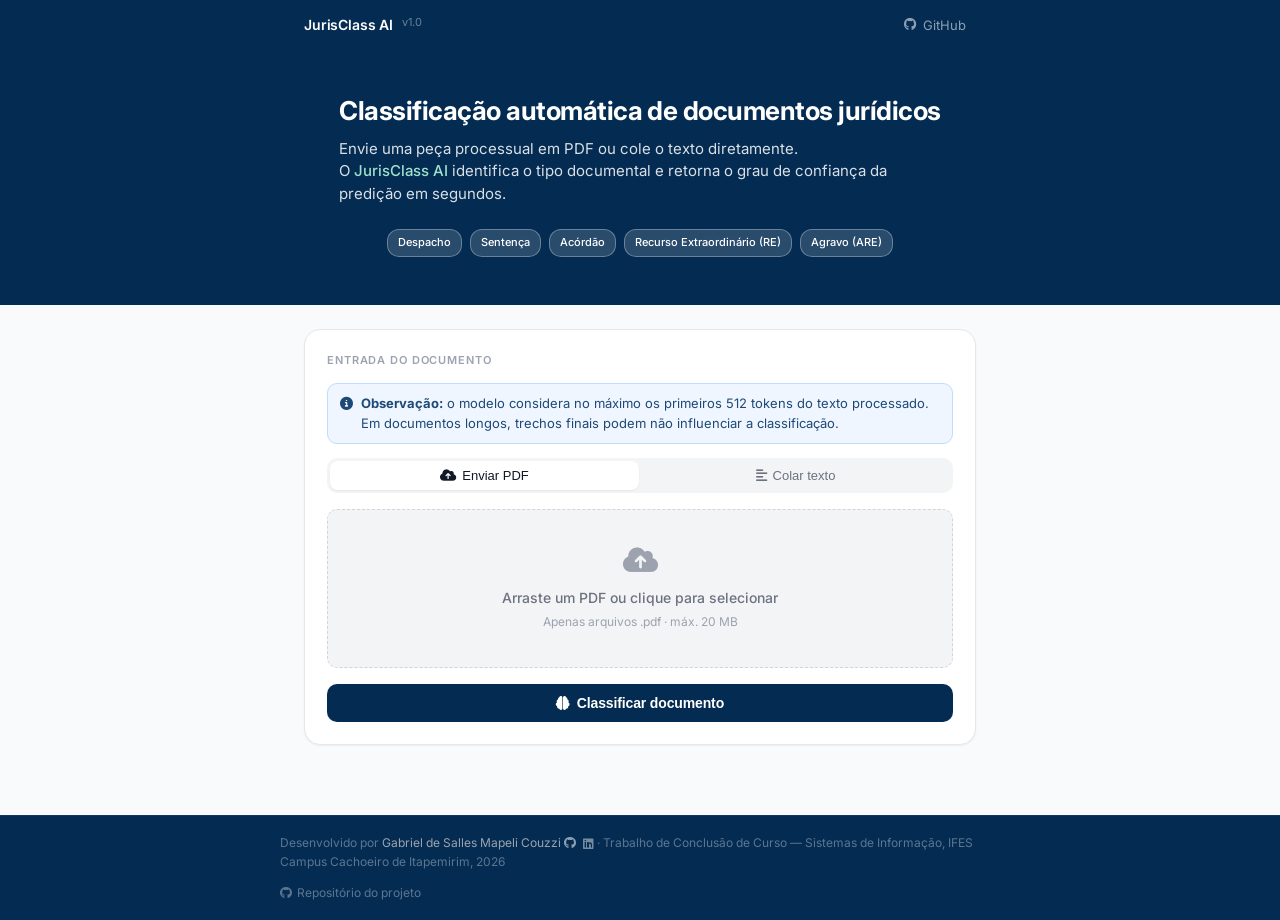
<file: frontend/index.html>
<!DOCTYPE html>
<html lang="pt-BR">
<head>
  <meta charset="UTF-8" />
  <meta name="viewport" content="width=device-width, initial-scale=1.0" />
  <title>JurisClass AI</title>
  <link rel="stylesheet" href="style.css" />
  <link rel="stylesheet" href="https://cdnjs.cloudflare.com/ajax/libs/font-awesome/6.5.2/css/all.min.css" />
</head>
<body>
  <header class="top-bar">
    <div class="top-bar-inner">
      <div class="top-bar-brand">
        <span class="brand-name">JurisClass AI</span>
        <span class="brand-version">v1.0</span>
      </div>
      <nav class="top-bar-nav">
        <a href="https://github.com/GCouzzi/implementacao-tcc-testes" rel="noopener"
           class="nav-link" aria-label="Repositório no GitHub">
          <i class="fab fa-github" aria-hidden="true"></i> GitHub
        </a>
      </nav>
    </div>
  </header>

  <section class="hero">
    <div class="hero-inner">
      <h1 class="hero-title">Classificação automática de documentos jurídicos</h1>
      <p class="hero-subtitle">
        Envie uma peça processual em PDF ou cole o texto diretamente.<br>
        O <strong>JurisClass AI</strong> identifica o tipo documental e retorna
        o grau de confiança da predição em segundos.
      </p>
      <div class="hero-classes">
        <span class="hero-badge">Despacho</span>
        <span class="hero-badge">Sentença</span>
        <span class="hero-badge">Acórdão</span>
        <span class="hero-badge">Recurso Extraordinário (RE)</span>
        <span class="hero-badge">Agravo (ARE)</span>
      </div>
    </div>
  </section>

  <main class="main">

    <section class="card" aria-labelledby="input-heading">
      <h2 id="input-heading" class="section-label">Entrada do documento</h2>

      <div class="model-limit-note" role="note">
        <i class="fa-solid fa-circle-info" aria-hidden="true"></i>
        <p>
          <strong>Observação:</strong> o modelo considera no máximo os primeiros
          512 tokens do texto processado. Em documentos longos, trechos finais podem não
          influenciar a classificação.
        </p>
      </div>

      <div class="tabs" role="tablist">
        <button class="tab active" id="tab-upload-btn" role="tab"
                aria-selected="true" aria-controls="upload-panel"
                onclick="switchTab('upload')">
          <i class="fa-solid fa-cloud-arrow-up" aria-hidden="true"></i> Enviar PDF
        </button>
        <button class="tab" id="tab-text-btn" role="tab"
                aria-selected="false" aria-controls="text-panel"
                onclick="switchTab('text')">
          <i class="fa-solid fa-align-left" aria-hidden="true"></i> Colar texto
        </button>
      </div>

      <div id="upload-panel" role="tabpanel" aria-labelledby="tab-upload-btn">
        <div class="upload-zone" id="drop-zone"
             onclick="document.getElementById('file-input').click()"
             ondragover="handleDragOver(event)"
             ondragleave="handleDragLeave(event)"
             ondrop="handleDrop(event)"
             tabindex="0"
             onkeydown="if(event.key==='Enter'||event.key===' ')document.getElementById('file-input').click()"
             aria-label="Área para enviar PDF. Clique ou arraste o arquivo.">
          <div class="upload-icon" aria-hidden="true">
            <i class="fa-solid fa-cloud-arrow-up fa-2x"></i>
          </div>
          <p class="upload-text">Arraste um PDF ou clique para selecionar</p>
          <p class="upload-hint">Apenas arquivos .pdf · máx. 20 MB</p>
        </div>
        <div id="file-tag" class="file-tag" style="display:none" aria-live="polite">
          <i class="fa-solid fa-file-pdf" aria-hidden="true"></i>
          <span id="file-tag-name">documento.pdf</span>
          <button class="file-tag-remove" onclick="removeFile()" aria-label="Remover arquivo">
            <i class="fa-solid fa-xmark" aria-hidden="true"></i>
          </button>
        </div>
        <input type="file" id="file-input" accept=".pdf"
               style="display:none" onchange="handleFile(this)" />
      </div>

      <div id="text-panel" role="tabpanel" aria-labelledby="tab-text-btn" style="display:none">
        <textarea id="text-input"
                  placeholder="Cole aqui o conteúdo textual da peça processual…"
                  aria-label="Texto do documento jurídico"
                  oninput="updateCount()"></textarea>
        <div class="char-count" aria-live="polite">
          <span id="char-count">0</span> caracteres
          <span id="char-warn" class="char-warn" style="display:none">
            · mínimo de 50 caracteres para classificação
          </span>
        </div>
      </div>

      <button class="btn-classify" id="classify-btn" onclick="classify()">
        <i class="fa-solid fa-brain" aria-hidden="true"></i> Classificar documento
      </button>
    </section>

    <section class="result-card" id="result-section" style="display:none"
             aria-labelledby="result-heading" aria-live="polite">

      <div class="result-header">
        <h2 id="result-heading" class="section-label">
          Resultado da classificação
        </h2>
        <span class="status-badge">
          <i class="fa-solid fa-circle-check" aria-hidden="true"></i> Concluído
        </span>
        <span class="status-badge" id="extraction-method" style="display:none; background:rgba(83,74,183,0.12); color:#534AB7;">
          <i class="fa-solid fa-file-lines" aria-hidden="true"></i> <span></span>
        </span>
      </div>

      <div class="result-body">
        <div class="result-type-wrap">
          <p class="result-type-label">Tipo documental</p>
          <p class="result-type-name" id="result-label">—</p>
          <p class="result-type-desc" id="result-desc">—</p>
        </div>

        <div class="confidence-block">
          <div class="confidence-header">
            <span class="confidence-title">Maior pontuação do modelo</span>
            <span class="confidence-pct" id="conf-pct">—</span>
          </div>
          <div class="confidence-bar-bg" role="progressbar"
               aria-valuenow="0" aria-valuemin="0" aria-valuemax="100"
               aria-label="Grau de confiança da classificação" id="conf-bar-wrap">
            <div class="confidence-bar-fill" id="conf-bar"></div>
          </div>
        </div>

        <div class="all-scores">
          <p class="all-scores-title">Distribuição por classe</p>
          <div id="scores-list"></div>
        </div>
      </div>

      <div class="result-footer">
        <i class="fa-solid fa-circle-info" aria-hidden="true"></i>
        Classificação gerada pelo JurisClass AI. Revise o resultado antes de utilizá-lo em fluxos críticos.
      </div>

    </section>

  </main>

  <footer class="footer">
    <div class="footer-inner">
      <div class="footer-credits">
        Desenvolvido por <span class="name">Gabriel de Salles Mapeli Couzzi</span>
        <a href="https://github.com/GCouzzi" rel="noopener">
          <i class="fab fa-github" aria-hidden="true"></i>
        </a>
        <a href="https://www.linkedin.com/in/gabrielcouzzi/" rel="noopener"
           aria-label="LinkedIn de Gabriel de Salles Mapeli Couzzi"
           style="color:rgba(255,255,255,0.45); margin-left:4px; vertical-align:middle; transition:color 0.15s;"
           onmouseover="this.style.color='#0A66C2'" onmouseout="this.style.color='rgba(255,255,255,0.45)'">
          <i class="fab fa-linkedin" aria-hidden="true"></i>
        </a>
        · Trabalho de Conclusão de Curso — Sistemas de Informação, IFES Campus Cachoeiro de Itapemirim, 2026
      </div>
      <div class="footer-links">
        <a href="https://github.com/GCouzzi/implementacao-tcc-testes" rel="noopener">
          <i class="fab fa-github" aria-hidden="true"></i> Repositório do projeto
        </a>
      </div>
    </div>
  </footer>

  <script src="app.js"></script>
</body>
</html>
</file>
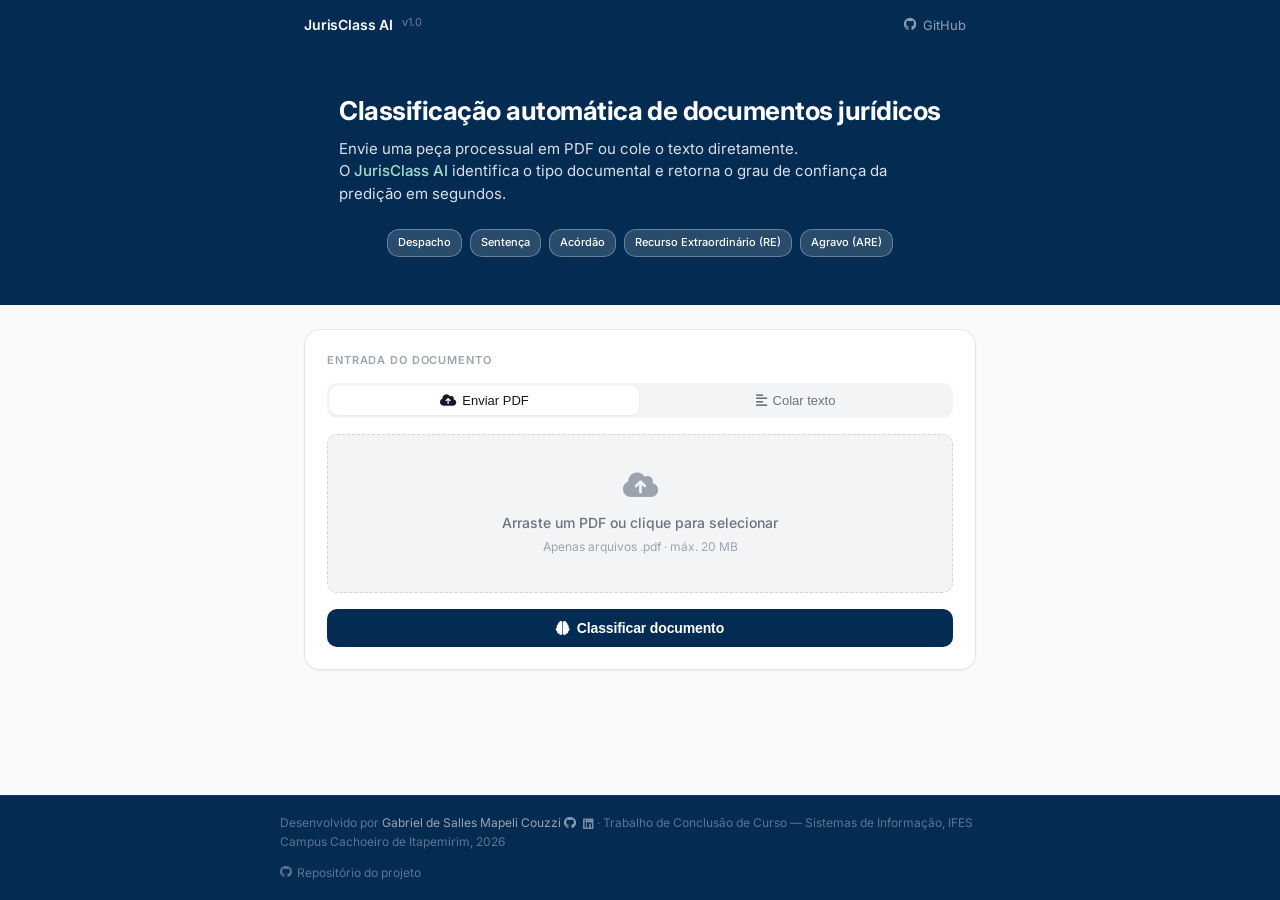
<file: painel/index.html>
<!DOCTYPE html>
<html lang="pt-BR">
<head>
  <meta charset="UTF-8" />
  <meta name="viewport" content="width=device-width, initial-scale=1.0" />
  <title>JurisClass AI</title>
  <link rel="stylesheet" href="style.css" />
  <link rel="stylesheet" href="https://cdnjs.cloudflare.com/ajax/libs/font-awesome/6.5.2/css/all.min.css" />
</head>
<body>
  <header class="top-bar">
    <div class="top-bar-inner">
      <div class="top-bar-brand">
        <span class="brand-name">JurisClass AI</span>
        <span class="brand-version">v1.0</span>
      </div>
      <nav class="top-bar-nav">
        <a href="https://github.com/GCouzzi/implementacao-tcc-testes" rel="noopener"
           class="nav-link" aria-label="Repositório no GitHub">
          <i class="fab fa-github" aria-hidden="true"></i> GitHub
        </a>
      </nav>
    </div>
  </header>

  <section class="hero">
    <div class="hero-inner">
      <h1 class="hero-title">Classificação automática de documentos jurídicos</h1>
      <p class="hero-subtitle">
        Envie uma peça processual em PDF ou cole o texto diretamente.<br>
        O <strong>JurisClass AI</strong> identifica o tipo documental e retorna
        o grau de confiança da predição em segundos.
      </p>
      <div class="hero-classes">
        <span class="hero-badge">Despacho</span>
        <span class="hero-badge">Sentença</span>
        <span class="hero-badge">Acórdão</span>
        <span class="hero-badge">Recurso Extraordinário (RE)</span>
        <span class="hero-badge">Agravo (ARE)</span>
      </div>
    </div>
  </section>

  <main class="main">

    <section class="card" aria-labelledby="input-heading">
      <h2 id="input-heading" class="section-label">Entrada do documento</h2>

      <div class="tabs" role="tablist">
        <button class="tab active" id="tab-upload-btn" role="tab"
                aria-selected="true" aria-controls="upload-panel"
                onclick="switchTab('upload')">
          <i class="fa-solid fa-cloud-arrow-up" aria-hidden="true"></i> Enviar PDF
        </button>
        <button class="tab" id="tab-text-btn" role="tab"
                aria-selected="false" aria-controls="text-panel"
                onclick="switchTab('text')">
          <i class="fa-solid fa-align-left" aria-hidden="true"></i> Colar texto
        </button>
      </div>

      <div id="upload-panel" role="tabpanel" aria-labelledby="tab-upload-btn">
        <div class="upload-zone" id="drop-zone"
             onclick="document.getElementById('file-input').click()"
             ondragover="handleDragOver(event)"
             ondragleave="handleDragLeave(event)"
             ondrop="handleDrop(event)"
             tabindex="0"
             onkeydown="if(event.key==='Enter'||event.key===' ')document.getElementById('file-input').click()"
             aria-label="Área para enviar PDF. Clique ou arraste o arquivo.">
          <div class="upload-icon" aria-hidden="true">
            <i class="fa-solid fa-cloud-arrow-up fa-2x"></i>
          </div>
          <p class="upload-text">Arraste um PDF ou clique para selecionar</p>
          <p class="upload-hint">Apenas arquivos .pdf · máx. 20 MB</p>
        </div>
        <div id="file-tag" class="file-tag" style="display:none" aria-live="polite">
          <i class="fa-solid fa-file-pdf" aria-hidden="true"></i>
          <span id="file-tag-name">documento.pdf</span>
          <button class="file-tag-remove" onclick="removeFile()" aria-label="Remover arquivo">
            <i class="fa-solid fa-xmark" aria-hidden="true"></i>
          </button>
        </div>
        <input type="file" id="file-input" accept=".pdf"
               style="display:none" onchange="handleFile(this)" />
      </div>

      <div id="text-panel" role="tabpanel" aria-labelledby="tab-text-btn" style="display:none">
        <textarea id="text-input"
                  placeholder="Cole aqui o conteúdo textual da peça processual…"
                  aria-label="Texto do documento jurídico"
                  oninput="updateCount()"></textarea>
        <div class="char-count" aria-live="polite">
          <span id="char-count">0</span> caracteres
          <span id="char-warn" class="char-warn" style="display:none">
            · mínimo de 50 caracteres para classificação
          </span>
        </div>
      </div>

      <button class="btn-classify" id="classify-btn" onclick="classify()">
        <i class="fa-solid fa-brain" aria-hidden="true"></i> Classificar documento
      </button>
    </section>

    <section class="result-card" id="result-section" style="display:none"
             aria-labelledby="result-heading" aria-live="polite">

      <div class="result-header">
        <h2 id="result-heading" class="section-label">
          Resultado da classificação
        </h2>
        <span class="status-badge">
          <i class="fa-solid fa-circle-check" aria-hidden="true"></i> Concluído
        </span>
        <span class="status-badge" id="extraction-method" style="display:none; background:rgba(83,74,183,0.12); color:#534AB7;">
          <i class="fa-solid fa-file-lines" aria-hidden="true"></i> <span></span>
        </span>
      </div>

      <div class="result-body">
        <div class="result-type-wrap">
          <p class="result-type-label">Tipo documental</p>
          <p class="result-type-name" id="result-label">—</p>
          <p class="result-type-desc" id="result-desc">—</p>
        </div>

        <div class="confidence-block">
          <div class="confidence-header">
            <span class="confidence-title">Grau de confiança</span>
            <span class="confidence-pct" id="conf-pct">—</span>
          </div>
          <div class="confidence-bar-bg" role="progressbar"
               aria-valuenow="0" aria-valuemin="0" aria-valuemax="100"
               aria-label="Grau de confiança da classificação" id="conf-bar-wrap">
            <div class="confidence-bar-fill" id="conf-bar"></div>
          </div>
        </div>

        <div class="all-scores">
          <p class="all-scores-title">Distribuição por classe</p>
          <div id="scores-list"></div>
        </div>
      </div>

      <div class="result-footer">
        <i class="fa-solid fa-circle-info" aria-hidden="true"></i>
        Classificação gerada pelo JurisClass AI. Revise o resultado antes de utilizá-lo em fluxos críticos.
      </div>

    </section>

  </main>

  <footer class="footer">
    <div class="footer-inner">
      <div class="footer-credits">
        Desenvolvido por <span class="name">Gabriel de Salles Mapeli Couzzi</span>
        <a href="https://github.com/GCouzzi" rel="noopener">
          <i class="fab fa-github" aria-hidden="true"></i>
        </a>
        <a href="https://www.linkedin.com/in/gabrielcouzzi/" rel="noopener"
           aria-label="LinkedIn de Gabriel de Salles Mapeli Couzzi"
           style="color:rgba(255,255,255,0.45); margin-left:4px; vertical-align:middle; transition:color 0.15s;"
           onmouseover="this.style.color='#0A66C2'" onmouseout="this.style.color='rgba(255,255,255,0.45)'">
          <i class="fab fa-linkedin" aria-hidden="true"></i>
        </a>
        · Trabalho de Conclusão de Curso — Sistemas de Informação, IFES Campus Cachoeiro de Itapemirim, 2026
      </div>
      <div class="footer-links">
        <a href="https://github.com/GCouzzi/implementacao-tcc-testes" rel="noopener">
          <i class="fab fa-github" aria-hidden="true"></i> Repositório do projeto
        </a>
      </div>
    </div>
  </footer>

  <script src="app.js"></script>
</body>
</html>
</file>
<file: frontend/style.css>
@import url('https://fonts.googleapis.com/css2?family=Inter:wght@400;500;600;700&display=swap');

*, *::before, *::after {
  box-sizing: border-box;
  margin: 0;
  padding: 0;
}

:root {
  --navy:        #042C53;
  --navy-mid:    #0C447C;
  --teal:        #1D9E75;
  --teal-light:  #E8F8F2;
  --teal-mid:    #0F6E56;
  --teal-border: #9FE1CB;

  --info-bg:     #EFF6FF;
  --info-border: #BFDBFE;
  --info-text:   #1E4976;

  --text-primary:   #111827;
  --text-secondary: #6B7280;
  --text-tertiary:  #9CA3AF;

  --bg-page:    #F9FAFB;
  --bg-card:    #ffffff;
  --bg-input:   #F3F4F6;

  --border:     #E5E7EB;
  --border-mid: #D1D5DB;

  --radius-sm:  6px;
  --radius-md:  10px;
  --radius-lg:  16px;

  --shadow-sm: 0 1px 2px rgba(0,0,0,0.05);
  --shadow-md: 0 1px 3px rgba(0,0,0,0.08), 0 1px 2px rgba(0,0,0,0.04);
}

body {
  font-family: 'Inter', -apple-system, BlinkMacSystemFont, 'Segoe UI', sans-serif;
  font-size: 14px;
  line-height: 1.6;
  color: var(--text-primary);
  background: var(--bg-page);
  min-height: 100vh;
  display: flex;
  flex-direction: column;
  -webkit-font-smoothing: antialiased;
}

.top-bar {
  background: var(--navy);
  position: sticky;
  top: 0;
  z-index: 100;
}

.top-bar-inner {
  max-width: 720px;
  margin: 0 auto;
  padding: 0 24px;
  height: 50px;
  display: flex;
  align-items: center;
  justify-content: space-between
}

.top-bar-brand {
  display: flex;
  gap: 9px;
}


.brand-name {
  font-size: 14px;
  font-weight: 600;
  color: #fff;
  letter-spacing: -0.01em;
}

.brand-version {
  font-size: 11px;
  color: rgba(255,255,255,0.4);
  font-weight: 400;
}

.top-bar-nav { display: flex; gap: 4px; }

.nav-link {
  display: inline-flex;
  align-items: center;
  gap: 6px;
  font-size: 13px;
  color: rgba(255,255,255,0.55);
  text-decoration: none;
  padding: 5px 10px;
  border-radius: var(--radius-sm);
  transition: background 0.15s, color 0.15s;
}

.nav-link:hover {
  background: rgba(255,255,255,0.08);
  color: #fff;
}

.hero {
  background: var(--navy);
  padding: 44px 24px 48px;
  display: flex;
  align-items: center;
  justify-content: center;
}

.hero-inner {
  max-width: 720px;
}

.hero-title {
  font-size: 26px;
  font-weight: 700;
  color: #fff;
  line-height: 1.3;
  letter-spacing: -0.02em;
  margin-bottom: 10px;
}

.hero-subtitle {
  font-size: 15px;
  color: rgba(255, 255, 255, 0.85);
  max-width: 580px;
  line-height: 1.5;
  margin-bottom: 24px;
}

.hero-classes {
  display: flex;
  flex-wrap: wrap;
  gap: 8px;
  justify-content: center;
}

.hero-badge {
  font-size: 11px;
  font-weight: 500;
  color: #fff;
  background: rgba(255, 255, 255, 0.15);
  border: 1px solid rgba(255, 255, 255, 0.3);
  padding: 4px 10px;
  border-radius: 12px;
}

.hero-subtitle strong {
  color: var(--teal-border);
  font-weight: 500;
}

.main {
  max-width: 720px;
  margin: 0 auto;
  padding: 24px 24px 56px;
  width: 100%;
  flex: 1;
}

.card,
.result-card {
  background: var(--bg-card);
  border: 1px solid var(--border);
  border-radius: var(--radius-lg);
  padding: 22px;
  box-shadow: var(--shadow-sm);
}

.card { margin-bottom: 14px; }
.result-card { margin-top: 14px; }

.section-label {
  font-size: 11px;
  font-weight: 600;
  color: var(--text-tertiary);
  text-transform: uppercase;
  letter-spacing: 0.08em;
  margin-bottom: 14px;
}

.tabs {
  display: flex;
  background: var(--bg-input);
  border-radius: var(--radius-md);
  padding: 3px;
  margin-bottom: 16px;
  gap: 2px;
}

.tab {
  flex: 1;
  display: flex;
  align-items: center;
  justify-content: center;
  gap: 6px;
  padding: 7px 12px;
  font-size: 13px;
  font-weight: 500;
  color: var(--text-secondary);
  background: transparent;
  border: none;
  border-radius: 8px;
  cursor: pointer;
  transition: background 0.15s, color 0.15s;
}

.tab:hover:not(.active) {
  background: rgba(0,0,0,0.05);
  color: var(--text-primary);
}

.tab.active {
  background: var(--bg-card);
  color: var(--text-primary);
  box-shadow: var(--shadow-sm);
}

.upload-zone {
  border: 1.5px dashed var(--border-mid);
  border-radius: var(--radius-md);
  padding: 36px 24px;
  text-align: center;
  cursor: pointer;
  transition: border-color 0.2s, background 0.2s;
  background: var(--bg-input);
  outline: none;
}

.upload-zone:hover,
.upload-zone:focus {
  border-color: var(--teal);
  background: var(--teal-light);
}

.upload-zone.drag-over {
  border-color: var(--teal);
  background: var(--teal-light);
}

.upload-icon {
  color: var(--text-tertiary);
  margin-bottom: 10px;
}

.upload-text {
  font-size: 14px;
  font-weight: 500;
  color: var(--text-secondary);
  margin-bottom: 3px;
}

.upload-hint {
  font-size: 12px;
  color: var(--text-tertiary);
}

.file-tag {
  display: inline-flex;
  align-items: center;
  gap: 7px;
  margin-top: 10px;
  background: var(--teal-light);
  border: 1px solid var(--teal-border);
  border-radius: var(--radius-sm);
  padding: 6px 11px;
  font-size: 13px;
  font-weight: 500;
  color: var(--teal-mid);
}

.file-tag-remove {
  background: none;
  border: none;
  cursor: pointer;
  color: var(--teal-mid);
  display: flex;
  align-items: center;
  padding: 2px;
  border-radius: 4px;
  opacity: 0.6;
  transition: opacity 0.15s;
}

.file-tag-remove:hover { opacity: 1; }

textarea {
  width: 100%;
  min-height: 150px;
  resize: vertical;
  font-size: 14px;
  font-family: inherit;
  line-height: 1.65;
  color: var(--text-primary);
  background: var(--bg-input);
  border: 1px solid var(--border);
  border-radius: var(--radius-md);
  padding: 12px 14px;
  transition: border-color 0.15s, box-shadow 0.15s;
  outline: none;
}

textarea:focus {
  border-color: var(--teal);
  box-shadow: 0 0 0 3px rgba(29,158,117,0.1);
  background: #fff;
}

textarea::placeholder { color: var(--text-tertiary); }

.char-count {
  font-size: 12px;
  color: var(--text-tertiary);
  text-align: right;
  margin-top: 5px;
}

.char-warn { color: #CA8A04; }

.model-limit-note {
  display: flex;
  align-items: flex-start;
  gap: 8px;
  margin-bottom: 14px;
  padding: 10px 12px;
  color: var(--info-text);
  background: var(--info-bg);
  border: 1px solid var(--info-border);
  border-radius: var(--radius-md);
  font-size: 13px;
  line-height: 1.5;
}

.model-limit-note i {
  flex-shrink: 0;
  margin-top: 3px;
}

.btn-classify {
  width: 100%;
  display: flex;
  align-items: center;
  justify-content: center;
  gap: 7px;
  margin-top: 16px;
  padding: 11px 20px;
  font-size: 14px;
  font-weight: 600;
  color: #fff;
  background: var(--navy);
  border: none;
  border-radius: var(--radius-md);
  cursor: pointer;
  transition: background 0.2s, opacity 0.2s;
  letter-spacing: -0.01em;
}

.btn-classify:hover:not(:disabled) { background: var(--navy-mid); }
.btn-classify:disabled { opacity: 0.5; cursor: not-allowed; }

.result-header {
  display: flex;
  align-items: center;
  justify-content: space-between;
  margin-bottom: 20px;
}

.status-badge {
  display: inline-flex;
  align-items: center;
  gap: 5px;
  font-size: 11px;
  font-weight: 500;
  color: var(--teal-mid);
  background: var(--teal-light);
  border: 1px solid var(--teal-border);
  padding: 3px 9px;
  border-radius: 20px;
}

.result-body {
  display: flex;
  flex-direction: column;
  gap: 20px;
}

.result-type-label {
  font-size: 11px;
  font-weight: 600;
  color: var(--text-tertiary);
  text-transform: uppercase;
  letter-spacing: 0.08em;
  margin-bottom: 4px;
}

.result-type-name {
  font-size: 22px;
  font-weight: 700;
  color: var(--navy);
  line-height: 1.2;
  margin-bottom: 4px;
}

.result-type-desc {
  font-size: 13px;
  color: var(--text-secondary);
  line-height: 1.5;
}

.confidence-header {
  display: flex;
  justify-content: space-between;
  align-items: baseline;
  margin-bottom: 7px;
}

.confidence-title {
  font-size: 13px;
  color: var(--text-secondary);
  font-weight: 500;
}

.confidence-pct {
  font-size: 17px;
  font-weight: 700;
  color: var(--teal-mid);
}

.confidence-bar-bg {
  height: 6px;
  background: var(--bg-input);
  border-radius: 6px;
  overflow: hidden;
}

.confidence-bar-fill {
  height: 100%;
  background: var(--teal);
  border-radius: 6px;
  width: 0%;
  transition: width 0.7s cubic-bezier(0.4, 0, 0.2, 1);
}

.all-scores {
  border-top: 1px solid var(--border);
  padding-top: 18px;
}

.all-scores-title {
  font-size: 11px;
  font-weight: 600;
  color: var(--text-tertiary);
  text-transform: uppercase;
  letter-spacing: 0.08em;
  margin-bottom: 12px;
}

.score-row {
  display: flex;
  align-items: center;
  gap: 10px;
  margin-bottom: 9px;
}

.score-name {
  font-size: 13px;
  color: var(--text-secondary);
  width: 160px;
  flex-shrink: 0;
  white-space: nowrap;
  overflow: hidden;
  text-overflow: ellipsis;
}

.score-bar-bg {
  flex: 1;
  height: 4px;
  background: var(--bg-input);
  border-radius: 4px;
  overflow: hidden;
}

.score-bar-fill {
  height: 100%;
  border-radius: 4px;
  transition: width 0.6s cubic-bezier(0.4, 0, 0.2, 1);
}

.score-val {
  font-size: 12px;
  font-weight: 600;
  color: var(--text-secondary);
  width: 34px;
  text-align: right;
  flex-shrink: 0;
}

.result-footer {
  display: flex;
  align-items: flex-start;
  gap: 6px;
  margin-top: 20px;
  padding-top: 14px;
  border-top: 1px solid var(--border);
  font-size: 12px;
  color: var(--text-tertiary);
  line-height: 1.5;
}

.result-footer svg { flex-shrink: 0; margin-top: 1px; }

.footer {
  background: var(--navy);
  border-top: 1px solid rgba(255,255,255,0.06);
  padding: 18px 24px;
  margin-top: auto;
}

.footer-inner {
  max-width: 720px;
  margin: 0 auto;
  display: flex;
  align-items: center;
  justify-content: space-between;
  gap: 12px;
  flex-wrap: wrap;
}

.footer-credits {
  font-size: 12px;
  color: rgba(255,255,255,0.35);
  line-height: 1.5;
}

.footer-credits a {
  color: rgba(255,255,255,0.55);
  text-decoration: none;
  font-weight: 500;
}

.footer-credits a:hover { color: var(--teal-border); }

.footer-links { display: flex; gap: 14px; }

.footer-links a {
  display: inline-flex;
  align-items: center;
  gap: 5px;
  font-size: 12px;
  color: rgba(255,255,255,0.35);
  text-decoration: none;
  transition: color 0.15s;
}

.footer-links a:hover { color: var(--teal-border); }

.name {
  color: var(--text-tertiary);
}

@media (max-width: 600px) {
  .hero { padding: 32px 18px 36px; }
  .hero-title { font-size: 22px; }
  .main { padding: 18px 16px 40px; }
  .card, .result-card { padding: 18px 16px; }
  .top-bar-inner { padding: 0 16px; }
  .score-name { width: 120px; }
  .footer-inner { flex-direction: column; align-items: flex-start; gap: 8px; }
}
</file>
<file: painel/style.css>
@import url('https://fonts.googleapis.com/css2?family=Inter:wght@400;500;600;700&display=swap');

*, *::before, *::after {
  box-sizing: border-box;
  margin: 0;
  padding: 0;
}

:root {
  --navy:        #042C53;
  --navy-mid:    #0C447C;
  --teal:        #1D9E75;
  --teal-light:  #E8F8F2;
  --teal-mid:    #0F6E56;
  --teal-border: #9FE1CB;

  --text-primary:   #111827;
  --text-secondary: #6B7280;
  --text-tertiary:  #9CA3AF;

  --bg-page:    #F9FAFB;
  --bg-card:    #ffffff;
  --bg-input:   #F3F4F6;

  --border:     #E5E7EB;
  --border-mid: #D1D5DB;

  --radius-sm:  6px;
  --radius-md:  10px;
  --radius-lg:  16px;

  --shadow-sm: 0 1px 2px rgba(0,0,0,0.05);
  --shadow-md: 0 1px 3px rgba(0,0,0,0.08), 0 1px 2px rgba(0,0,0,0.04);
}

body {
  font-family: 'Inter', -apple-system, BlinkMacSystemFont, 'Segoe UI', sans-serif;
  font-size: 14px;
  line-height: 1.6;
  color: var(--text-primary);
  background: var(--bg-page);
  min-height: 100vh;
  display: flex;
  flex-direction: column;
  -webkit-font-smoothing: antialiased;
}

.top-bar {
  background: var(--navy);
  position: sticky;
  top: 0;
  z-index: 100;
}

.top-bar-inner {
  max-width: 720px;
  margin: 0 auto;
  padding: 0 24px;
  height: 50px;
  display: flex;
  align-items: center;
  justify-content: space-between
}

.top-bar-brand {
  display: flex;
  gap: 9px;
}


.brand-name {
  font-size: 14px;
  font-weight: 600;
  color: #fff;
  letter-spacing: -0.01em;
}

.brand-version {
  font-size: 11px;
  color: rgba(255,255,255,0.4);
  font-weight: 400;
}

.top-bar-nav { display: flex; gap: 4px; }

.nav-link {
  display: inline-flex;
  align-items: center;
  gap: 6px;
  font-size: 13px;
  color: rgba(255,255,255,0.55);
  text-decoration: none;
  padding: 5px 10px;
  border-radius: var(--radius-sm);
  transition: background 0.15s, color 0.15s;
}

.nav-link:hover {
  background: rgba(255,255,255,0.08);
  color: #fff;
}

.hero {
  background: var(--navy);
  padding: 44px 24px 48px;
  display: flex;
  align-items: center;
  justify-content: center;
}

.hero-inner {
  max-width: 720px;
}

.hero-title {
  font-size: 26px;
  font-weight: 700;
  color: #fff;
  line-height: 1.3;
  letter-spacing: -0.02em;
  margin-bottom: 10px;
}

.hero-subtitle {
  font-size: 15px;
  color: rgba(255, 255, 255, 0.85);
  max-width: 580px;
  line-height: 1.5;
  margin-bottom: 24px;
}

.hero-classes {
  display: flex;
  flex-wrap: wrap;
  gap: 8px;
  justify-content: center;
}

.hero-badge {
  font-size: 11px;
  font-weight: 500;
  color: #fff;
  background: rgba(255, 255, 255, 0.15);
  border: 1px solid rgba(255, 255, 255, 0.3);
  padding: 4px 10px;
  border-radius: 12px;
}

.hero-subtitle strong {
  color: var(--teal-border);
  font-weight: 500;
}

.main {
  max-width: 720px;
  margin: 0 auto;
  padding: 24px 24px 56px;
  width: 100%;
  flex: 1;
}

.card,
.result-card {
  background: var(--bg-card);
  border: 1px solid var(--border);
  border-radius: var(--radius-lg);
  padding: 22px;
  box-shadow: var(--shadow-sm);
}

.card { margin-bottom: 14px; }
.result-card { margin-top: 14px; }

.section-label {
  font-size: 11px;
  font-weight: 600;
  color: var(--text-tertiary);
  text-transform: uppercase;
  letter-spacing: 0.08em;
  margin-bottom: 14px;
}

.tabs {
  display: flex;
  background: var(--bg-input);
  border-radius: var(--radius-md);
  padding: 3px;
  margin-bottom: 16px;
  gap: 2px;
}

.tab {
  flex: 1;
  display: flex;
  align-items: center;
  justify-content: center;
  gap: 6px;
  padding: 7px 12px;
  font-size: 13px;
  font-weight: 500;
  color: var(--text-secondary);
  background: transparent;
  border: none;
  border-radius: 8px;
  cursor: pointer;
  transition: background 0.15s, color 0.15s;
}

.tab:hover:not(.active) {
  background: rgba(0,0,0,0.05);
  color: var(--text-primary);
}

.tab.active {
  background: var(--bg-card);
  color: var(--text-primary);
  box-shadow: var(--shadow-sm);
}

.upload-zone {
  border: 1.5px dashed var(--border-mid);
  border-radius: var(--radius-md);
  padding: 36px 24px;
  text-align: center;
  cursor: pointer;
  transition: border-color 0.2s, background 0.2s;
  background: var(--bg-input);
  outline: none;
}

.upload-zone:hover,
.upload-zone:focus {
  border-color: var(--teal);
  background: var(--teal-light);
}

.upload-zone.drag-over {
  border-color: var(--teal);
  background: var(--teal-light);
}

.upload-icon {
  color: var(--text-tertiary);
  margin-bottom: 10px;
}

.upload-text {
  font-size: 14px;
  font-weight: 500;
  color: var(--text-secondary);
  margin-bottom: 3px;
}

.upload-hint {
  font-size: 12px;
  color: var(--text-tertiary);
}

.file-tag {
  display: inline-flex;
  align-items: center;
  gap: 7px;
  margin-top: 10px;
  background: var(--teal-light);
  border: 1px solid var(--teal-border);
  border-radius: var(--radius-sm);
  padding: 6px 11px;
  font-size: 13px;
  font-weight: 500;
  color: var(--teal-mid);
}

.file-tag-remove {
  background: none;
  border: none;
  cursor: pointer;
  color: var(--teal-mid);
  display: flex;
  align-items: center;
  padding: 2px;
  border-radius: 4px;
  opacity: 0.6;
  transition: opacity 0.15s;
}

.file-tag-remove:hover { opacity: 1; }

textarea {
  width: 100%;
  min-height: 150px;
  resize: vertical;
  font-size: 14px;
  font-family: inherit;
  line-height: 1.65;
  color: var(--text-primary);
  background: var(--bg-input);
  border: 1px solid var(--border);
  border-radius: var(--radius-md);
  padding: 12px 14px;
  transition: border-color 0.15s, box-shadow 0.15s;
  outline: none;
}

textarea:focus {
  border-color: var(--teal);
  box-shadow: 0 0 0 3px rgba(29,158,117,0.1);
  background: #fff;
}

textarea::placeholder { color: var(--text-tertiary); }

.char-count {
  font-size: 12px;
  color: var(--text-tertiary);
  text-align: right;
  margin-top: 5px;
}

.char-warn { color: #CA8A04; }

.btn-classify {
  width: 100%;
  display: flex;
  align-items: center;
  justify-content: center;
  gap: 7px;
  margin-top: 16px;
  padding: 11px 20px;
  font-size: 14px;
  font-weight: 600;
  color: #fff;
  background: var(--navy);
  border: none;
  border-radius: var(--radius-md);
  cursor: pointer;
  transition: background 0.2s, opacity 0.2s;
  letter-spacing: -0.01em;
}

.btn-classify:hover:not(:disabled) { background: var(--navy-mid); }
.btn-classify:disabled { opacity: 0.5; cursor: not-allowed; }

.result-header {
  display: flex;
  align-items: center;
  justify-content: space-between;
  margin-bottom: 20px;
}

.status-badge {
  display: inline-flex;
  align-items: center;
  gap: 5px;
  font-size: 11px;
  font-weight: 500;
  color: var(--teal-mid);
  background: var(--teal-light);
  border: 1px solid var(--teal-border);
  padding: 3px 9px;
  border-radius: 20px;
}

.result-body {
  display: flex;
  flex-direction: column;
  gap: 20px;
}

.result-type-label {
  font-size: 11px;
  font-weight: 600;
  color: var(--text-tertiary);
  text-transform: uppercase;
  letter-spacing: 0.08em;
  margin-bottom: 4px;
}

.result-type-name {
  font-size: 22px;
  font-weight: 700;
  color: var(--navy);
  line-height: 1.2;
  margin-bottom: 4px;
}

.result-type-desc {
  font-size: 13px;
  color: var(--text-secondary);
  line-height: 1.5;
}

.confidence-header {
  display: flex;
  justify-content: space-between;
  align-items: baseline;
  margin-bottom: 7px;
}

.confidence-title {
  font-size: 13px;
  color: var(--text-secondary);
  font-weight: 500;
}

.confidence-pct {
  font-size: 17px;
  font-weight: 700;
  color: var(--teal-mid);
}

.confidence-bar-bg {
  height: 6px;
  background: var(--bg-input);
  border-radius: 6px;
  overflow: hidden;
}

.confidence-bar-fill {
  height: 100%;
  background: var(--teal);
  border-radius: 6px;
  width: 0%;
  transition: width 0.7s cubic-bezier(0.4, 0, 0.2, 1);
}

.all-scores {
  border-top: 1px solid var(--border);
  padding-top: 18px;
}

.all-scores-title {
  font-size: 11px;
  font-weight: 600;
  color: var(--text-tertiary);
  text-transform: uppercase;
  letter-spacing: 0.08em;
  margin-bottom: 12px;
}

.score-row {
  display: flex;
  align-items: center;
  gap: 10px;
  margin-bottom: 9px;
}

.score-name {
  font-size: 13px;
  color: var(--text-secondary);
  width: 160px;
  flex-shrink: 0;
  white-space: nowrap;
  overflow: hidden;
  text-overflow: ellipsis;
}

.score-bar-bg {
  flex: 1;
  height: 4px;
  background: var(--bg-input);
  border-radius: 4px;
  overflow: hidden;
}

.score-bar-fill {
  height: 100%;
  border-radius: 4px;
  transition: width 0.6s cubic-bezier(0.4, 0, 0.2, 1);
}

.score-val {
  font-size: 12px;
  font-weight: 600;
  color: var(--text-secondary);
  width: 34px;
  text-align: right;
  flex-shrink: 0;
}

.result-footer {
  display: flex;
  align-items: flex-start;
  gap: 6px;
  margin-top: 20px;
  padding-top: 14px;
  border-top: 1px solid var(--border);
  font-size: 12px;
  color: var(--text-tertiary);
  line-height: 1.5;
}

.result-footer svg { flex-shrink: 0; margin-top: 1px; }

.footer {
  background: var(--navy);
  border-top: 1px solid rgba(255,255,255,0.06);
  padding: 18px 24px;
  margin-top: auto;
}

.footer-inner {
  max-width: 720px;
  margin: 0 auto;
  display: flex;
  align-items: center;
  justify-content: space-between;
  gap: 12px;
  flex-wrap: wrap;
}

.footer-credits {
  font-size: 12px;
  color: rgba(255,255,255,0.35);
  line-height: 1.5;
}

.footer-credits a {
  color: rgba(255,255,255,0.55);
  text-decoration: none;
  font-weight: 500;
}

.footer-credits a:hover { color: var(--teal-border); }

.footer-links { display: flex; gap: 14px; }

.footer-links a {
  display: inline-flex;
  align-items: center;
  gap: 5px;
  font-size: 12px;
  color: rgba(255,255,255,0.35);
  text-decoration: none;
  transition: color 0.15s;
}

.footer-links a:hover { color: var(--teal-border); }

.name {
  color: var(--text-tertiary);
}

@media (max-width: 600px) {
  .hero { padding: 32px 18px 36px; }
  .hero-title { font-size: 22px; }
  .main { padding: 18px 16px 40px; }
  .card, .result-card { padding: 18px 16px; }
  .top-bar-inner { padding: 0 16px; }
  .score-name { width: 120px; }
  .footer-inner { flex-direction: column; align-items: flex-start; gap: 8px; }
}
</file>
